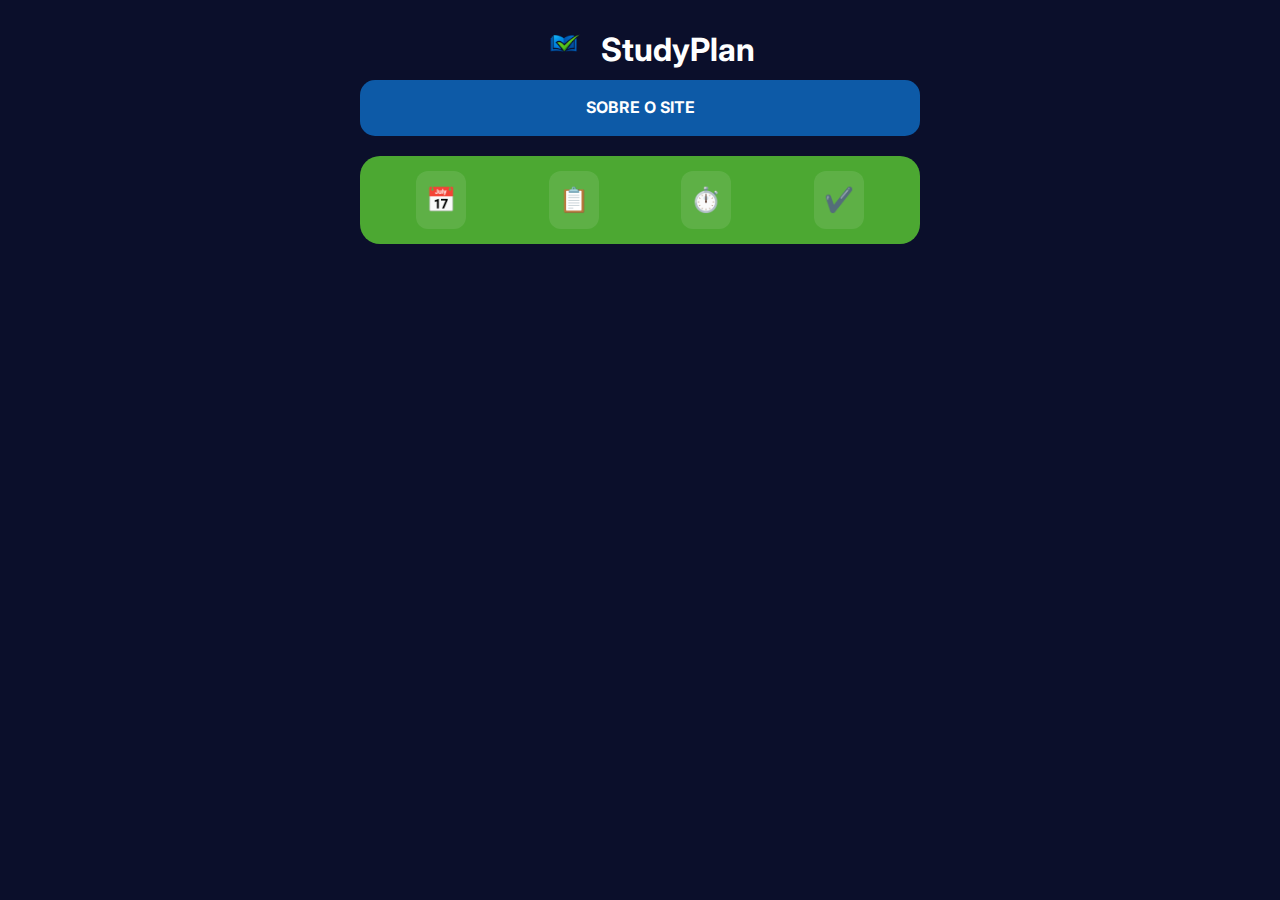
<file: index.html>
<!DOCTYPE html>
<html lang="pt-br">
  <head>
    <meta charset="UTF-8">
    <meta name="viewport" content="width=device-width, initial-scale=1.0">
    <title>StudyPlan | Gestão de Estudos</title>
    <link rel="icon" href="icone.png">
    <link rel="stylesheet" href="style.css">
    <link href="https://fonts.googleapis.com/css2?family=Inter:wght@400;600&display=swap" rel="stylesheet">
  </head>
  <body>
    <div class="container">
      <header class="header">
        <div class="logo">
          <img src="icone.png" alt="StudyPlan Logo">
          <h1>StudyPlan</h1>
        </div>
      </header>

      <section class="cta" id="cta">
        <div class="cta-area">SOBRE O SITE</div>
        <p id="textoSobre" class="texto-sobre">
          O StudyPlan foi criado para ajudar estudantes a organizarem melhor sua rotina, melhorando o foco e a produtividade com ferramentas integradas.
        </p>
      </section>

      <section class="cards">
        <div class="card-icon" title="Planejar" onclick="irPara('planejamento')">📅</div>
        <div class="card-icon" title="Ver Cronograma" onclick="irPara('cronograma')">📋</div>
        <div class="card-icon" title="Foco" onclick="irPara('pomodoro')">⏱️</div>
        <div class="card-icon" title="Metas" onclick="irPara('metas')">✔️</div>
      </section>
</file>
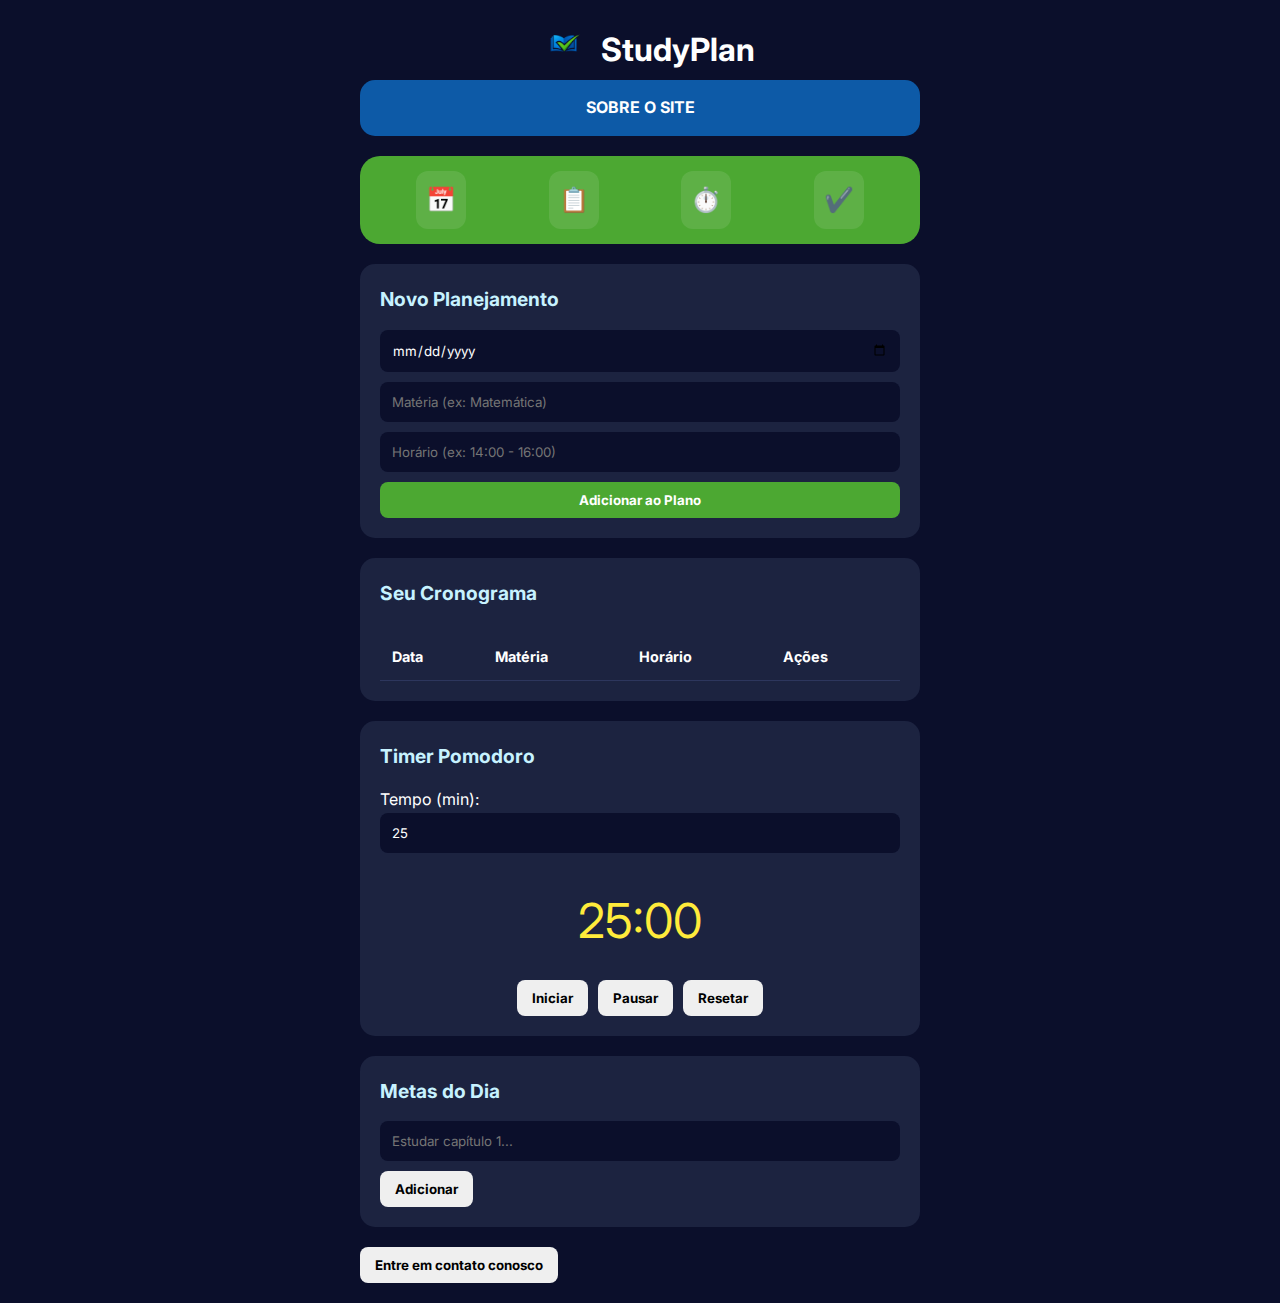
<file: index1.html>
<!DOCTYPE html>
<html lang="pt-br">
  <head>
    <meta charset="UTF-8">
    <meta name="viewport" content="width=device-width, initial-scale=1.0">
    <title>StudyPlan | Gestão de Estudos</title>
    <link rel="icon" href="icone.png">
    <link rel="stylesheet" href="style.css">
    <link href="https://fonts.googleapis.com/css2?family=Inter:wght@400;600&display=swap" rel="stylesheet">
  </head>
  <body>
    <div class="container">
      <header class="header">
        <div class="logo">
          <img src="icone.png" alt="StudyPlan Logo">
          <h1>StudyPlan</h1>
        </div>
      </header>

      <section class="cta" id="cta">
        <div class="cta-area">SOBRE O SITE</div>
        <p id="textoSobre" class="texto-sobre">
          O StudyPlan foi criado para ajudar estudantes a organizarem melhor sua rotina, melhorando o foco e a produtividade com ferramentas integradas.
        </p>
      </section>

      <section class="cards">
        <div class="card-icon" title="Planejar" onclick="irPara('planejamento')">📅</div>
        <div class="card-icon" title="Ver Cronograma" onclick="irPara('cronograma')">📋</div>
        <div class="card-icon" title="Foco" onclick="irPara('pomodoro')">⏱️</div>
        <div class="card-icon" title="Metas" onclick="irPara('metas')">✔️</div>
      </section>

      <main class="dashboard">
        <section id="planejamento" class="card">
          <h2>Novo Planejamento</h2>
          <form id="formStudy" class="plan-form">
            <input type="date" id="dia" required>
            <input type="text" id="materia" placeholder="Matéria (ex: Matemática)" required>
            <input type="text" id="horario" placeholder="Horário (ex: 14:00 - 16:00)" required>
            <button type="submit" class="btn-save">Adicionar ao Plano</button>
          </form>
        </section>

        <section id="cronograma" class="card">
          <h2>Seu Cronograma</h2>
          <div class="table-container">
            <table>
              <thead>
                <tr>
                  <th>Data</th>
                  <th>Matéria</th>
                  <th>Horário</th>
                  <th>Ações</th>
                </tr>
              </thead>
              <tbody id="studyBody">
              </tbody>
            </table>
          </div>
        </section>

        <section id="pomodoro" class="card">
          <h2>Timer Pomodoro</h2>
          <div class="pomodoro-config">
            <label for="tempoPomodoro">Tempo (min):</label>
            <input type="number" id="tempoPomodoro" value="25" min="1" max="120">
          </div>
          <div id="timer">25:00</div>
          <div class="button-group">
            <button onclick="startTimer()" class="btn-start">Iniciar</button>
            <button onclick="pausarTempo()" class="btn-pause">Pausar</button>
            <button onclick="resetTimer()" class="btn-reset">Resetar</button>
          </div>
        </section>

        <section id="metas" class="card">
          <h2>Metas do Dia</h2>
          <div class="input-group">
            <input type="text" id="taskInput" placeholder="Estudar capítulo 1...">
            <button onclick="addTask()">Adicionar</button>
          </div>
          <ul id="taskList"></ul>
        </section>
      </main>

      <footer>
        <div class="footerContact">
          <a href="Criadores_e_feedback/sobre-nos.html"><button>Entre em contato conosco</button></a>
        </div>
      </footer>
    </div>

    <script src="script.js"></script>
  </body>
</html>
</file>
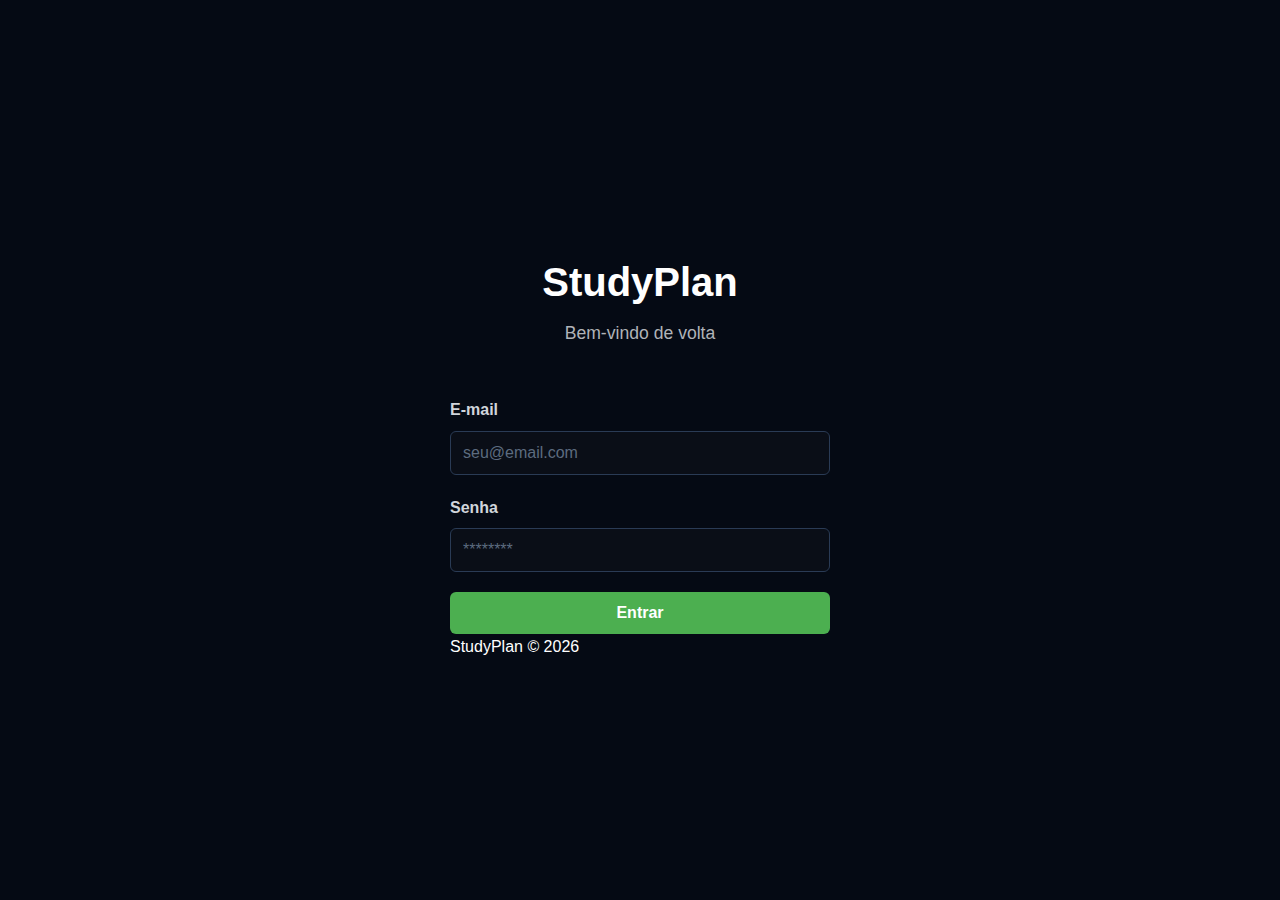
<file: login.html>
<!DOCTYPE html>
<html lang="pt-BR">
<head>
    <meta charset="UTF-8">
    <title>StudyPlan | Login</title>
    <link rel="stylesheet" href="login.css">
</head>
<body>

<div class="login-container">
    <header>
        <h1>StudyPlan</h1>
        <p>Bem-vindo de volta</p>
    </header>

    <main>
        <form id="formLogin">
            <label for="email">E-mail</label>
            <input type="email" id="email" placeholder="seu@email.com" required>

            <label for="password">Senha</label>
            <input type="password" id="password" placeholder="********" required>

            <button type="submit">Entrar</button>
        </form>
        
        <p class="footer-note">StudyPlan © 2026</p>
    </main>
</div>

<script src="login.js"></script>
</body>
</html>
</file>
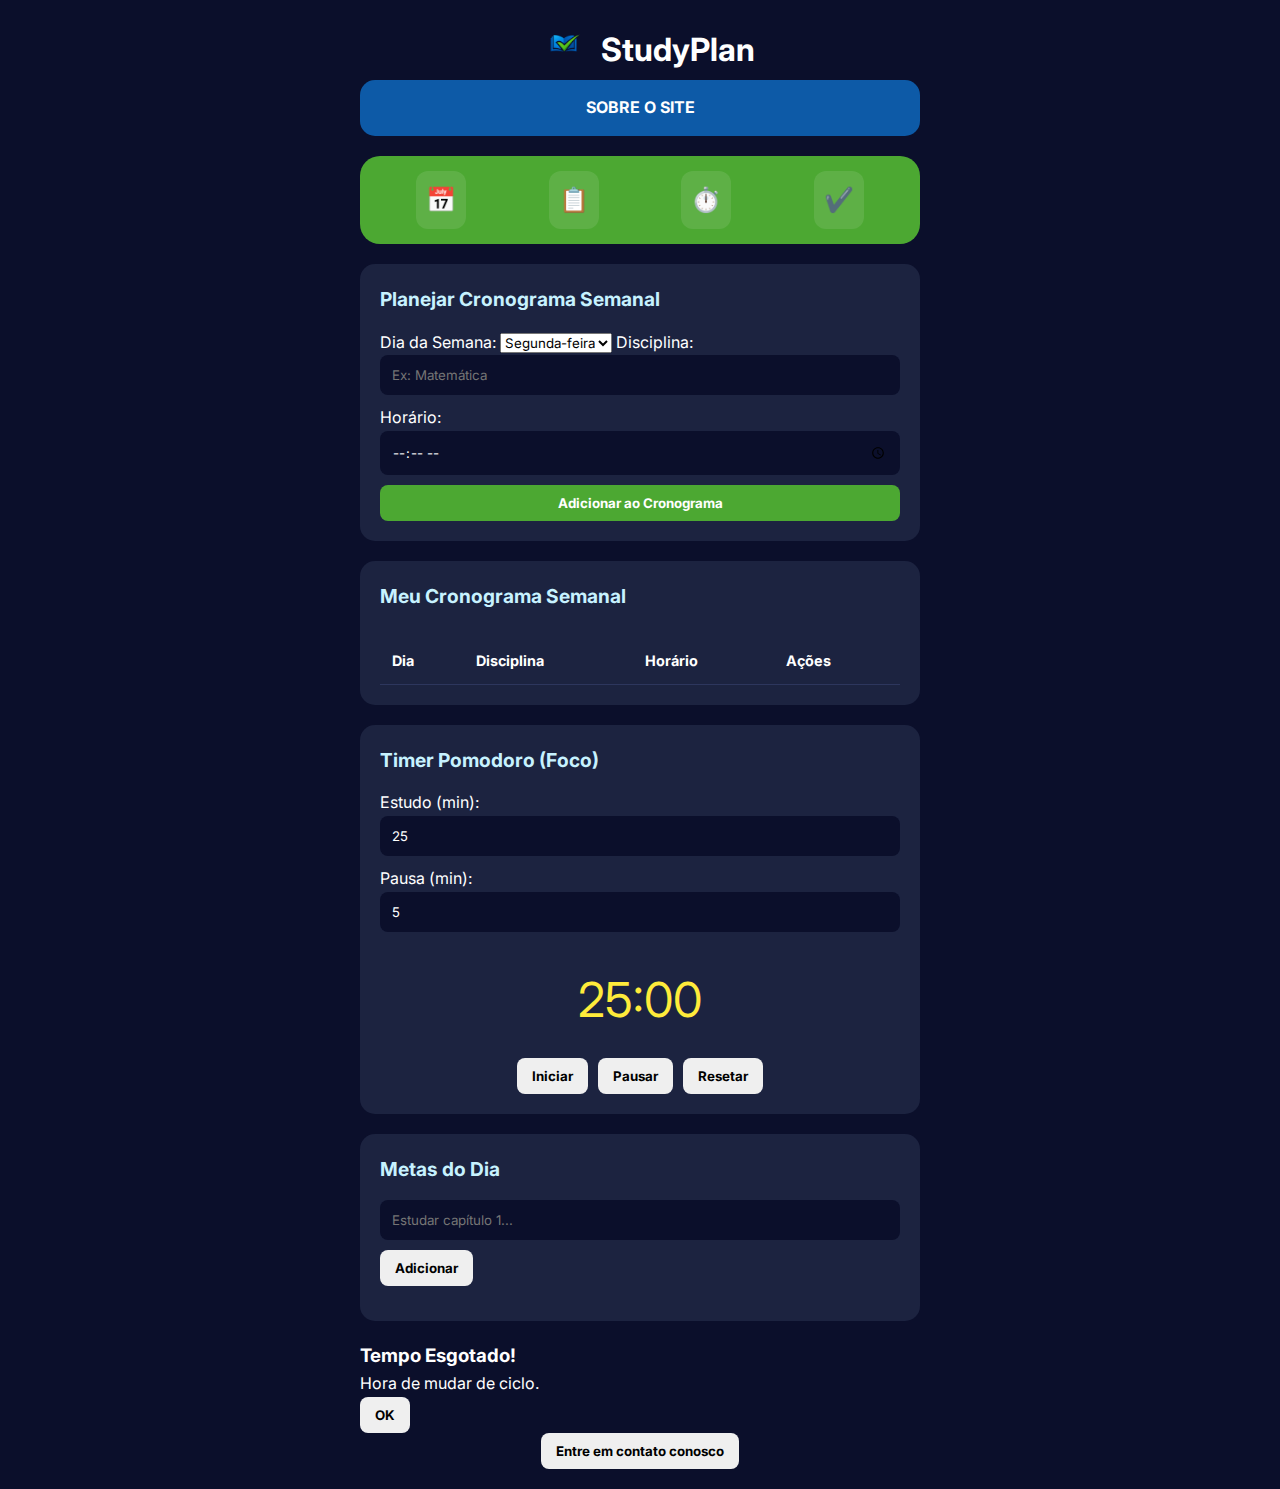
<file: Principal/pagina_principal.html>
<!DOCTYPE html>
<html lang="pt-br">
  <head>
    <meta charset="UTF-8">
    <meta name="viewport" content="width=device-width, initial-scale=1.0">
    <title>StudyPlan | Gestão de Estudos</title>
    <link rel="icon" href="icone.png">
    <link rel="stylesheet" href="style.css">
    <link href="https://fonts.googleapis.com/css2?family=Inter:wght@400;600&display=swap" rel="stylesheet">
  </head>

  <body>
    <div class="container">
      <header class="header">
        <div class="logo">
          <img src="icone.png" alt="StudyPlan Logo">
          <h1>StudyPlan</h1>
        </div>
      </header>

      <section class="cta" id="cta">
        <div class="cta-area">SOBRE O SITE</div>
        <p id="textoSobre" class="texto-sobre">
          O StudyPlan foi criado para ajudar estudantes a organizarem melhor sua rotina, melhorando o foco e a produtividade com ferramentas integradas.
        </p>
      </section>

      <section class="cards">
        <div class="card-icon" title="Planejar" onclick="irPara('planejamento')">📅</div>
        <div class="card-icon" title="Ver Cronograma" onclick="irPara('cronograma')">📋</div>
        <div class="card-icon" title="Foco" onclick="irPara('pomodoro')">⏱️</div>
        <div class="card-icon" title="Metas" onclick="irPara('metas')">✔️</div>
      </section>

      <main class="dashboard">
        <section id="planejamento" class="card">
          <h2>Planejar Cronograma Semanal</h2>
          <form id="formStudy">
            <label for="diaSemana">Dia da Semana:</label>
            <select id="diaSemana" required>
              <option value="Segunda-feira">Segunda-feira</option>
              <option value="Terça-feira">Terça-feira</option>
              <option value="Quarta-feira">Quarta-feira</option>
              <option value="Quinta-feira">Quinta-feira</option>
              <option value="Sexta-feira">Sexta-feira</option>
              <option value="Sábado">Sábado</option>
              <option value="Domingo">Domingo</option>
            </select>

            <label for="materia">Disciplina:</label>
            <input type="text" id="materia" placeholder="Ex: Matemática" required>

            <label for="horario">Horário:</label>
            <input type="time" id="horario" required>

            <button type="submit" class="btn-save">Adicionar ao Cronograma</button>
          </form>
        </section>

        <section id="cronograma" class="card">
          <h2>Meu Cronograma Semanal</h2>
          <div class="table-container">
            <table>
              <thead>
                <tr>
                  <th>Dia</th>
                  <th>Disciplina</th>
                  <th>Horário</th>
                  <th>Ações</th>
                </tr>
              </thead>
              <tbody id="studyBody"></tbody>
            </table>
          </div>
        </section>

        <section id="pomodoro" class="card">
          <h2 id="pomodoroStatus">Timer Pomodoro (Foco)</h2>
          <div class="pomodoro-config">
            <div>
              <label for="tempoPomodoro">Estudo (min):</label>
              <input type="number" id="tempoPomodoro" value="25" min="1">
            </div>
            <div>
              <label for="tempoPausa">Pausa (min):</label>
              <input type="number" id="tempoPausa" value="5" min="1">
            </div>
          </div>
          <div id="timer">25:00</div>
          <div class="button-group">
            <button onclick="startTimer()" class="btn-start">Iniciar</button>
            <button onclick="pausarTempo()" class="btn-pause">Pausar</button>
            <button onclick="resetTimer()" class="btn-reset">Resetar</button>
          </div>
        </section>

        <section id="metas" class="card">
          <h2>Metas do Dia</h2>
          <div class="input-group">
            <input type="text" id="taskInput" placeholder="Estudar capítulo 1...">
            <button onclick="addTask()">Adicionar</button>
          </div>
          <ul id="taskList"></ul>
        </section>
      </main>

      <audio id="audioAlarme" src="Audios/alarme.mp3" preload="auto" loop></audio>

      <div id="pomodoroModal" class="modal-pomodoro">
        <div class="modal-content">
          <h3 id="modalTitulo">Tempo Esgotado!</h3>
          <p id="modalMensagem">Hora de mudar de ciclo.</p>
          <button onclick="fecharModal()" class="btn-start">OK</button>
        </div>
      </div>

      <footer>
        <div class="footerContact">
          <a href="../Criadores_e_feedback/sobre-nos.html"><button>Entre em contato conosco</button></a>
        </div>
      </footer>
    </div>

    <script src="script.js"></script>
  </body>
</html>
</file>
<file: style.css>
* {
  margin: 0;
  padding: 0;
  box-sizing: border-box;
  font-family: 'Inter', sans-serif;
}

body {
  background: #0b0f2b;
  color: white;
  line-height: 1.6;
}

.container {
  max-width: 600px;
  margin: 0 auto;
  padding: 20px;
}

.header img {
  height: 50px;
  margin-bottom: 10px;
}
.logo {
  display: flex;
  justify-content: center;
  align-items: center;
}
.card {
  background: #1c2340;
  padding: 20px;
  border-radius: 15px;
  margin-bottom: 20px;
}

.card h2 {
  margin-bottom: 15px;
  color: #c7f2ff;
  font-size: 1.2rem;
}

.cta-area {
  cursor: pointer;
  padding: 15px;
  background: #0d5aa7;
  border-radius: 15px;
  font-weight: bold;
  text-align: center;
  transition: 0.3s;
}

.texto-sobre {
  display: none;
  background: #1c2340;
  padding: 15px;
  border-radius: 10px;
  margin-top: 10px;
}

.cards {
  background: #4ca832;
  padding: 15px;
  border-radius: 20px;
  display: flex;
  justify-content: space-around;
  margin: 20px 0;
}

.card-icon {
  font-size: 24px;
  cursor: pointer;
  padding: 10px;
  background: rgba(255, 255, 255, 0.1);
  border-radius: 12px;
  transition: 0.3s;
}
.card-icon:hover {
  transform: scale(1.1);
  background: rgba(255, 255, 255, 0.2);
}
.table-container {
  overflow-x: auto;
}

table {
  width: 100%;
  border-collapse: collapse;
  margin-top: 10px;
}

th,
td {
  padding: 12px;
  border-bottom: 1px solid #2d365d;
  text-align: left;
  font-size: 0.9rem;
}

input {
  width: 100%;
  padding: 12px;
  margin-bottom: 10px;
  border-radius: 8px;
  border: none;
  background: #0b0f2b;
  color: white;
}

button {
  padding: 10px 15px;
  border-radius: 8px;
  border: none;
  cursor: pointer;
  font-weight: bold;
  transition: 0.2s;
}

.btn-save {
  background: #4ca832;
  color: white;
  width: 100%;
}

.btn-delete-row {
  background: #ff4c4c;
  color: white;
  padding: 5px 10px;
  font-size: 0.8rem;
}
#planejamento {
  display: flex;
  flex-direction: column;
}
#timer {
  font-size: 3rem;
  text-align: center;
  margin: 20px 0;
  color: #ffeb3b;
}

.button-group {
  display: flex;
  gap: 10px;
  justify-content: center;
}
</file>
<file: login.css>
* {
    margin: 0;
    padding: 0;
    box-sizing: border-box;
}

body {
    min-height: 100vh;
    display: flex;
    align-items: center;
    justify-content: center;
    font-family: Arial, Helvetica, sans-serif;
    background-color: #050a14;
    color: #ffffff;
    line-height: 1.6;
}

header {
    background-color: transparent; 
    color: #ffffff;
    padding: 30px 20px;
    text-align: center;
}

header h1 {
    font-size: 2.5rem;
    font-weight: bold;
}

header p {
    margin-top: 5px;
    font-size: 1.1rem;
    color: #b0b3b8; 
}

main {
    max-width: 500px; 
    margin: 0 auto;
    padding: 20px;
}

.login-section {
    background-color: #111625; 
    padding: 30px;
    border-radius: 10px;
    box-shadow: 0 4px 15px rgba(0, 0, 0, 0.5);
}

.login-section h2 {
    margin-bottom: 20px;
    color: #ffffff;
    text-align: center;
    font-size: 1.5rem;
}

.login-container {
  width: 100%;
  max-width: 420px;
}

form label {
    display: block;
    margin-bottom: 8px;
    font-weight: bold;
    color: #d1d5db;
}

form input {
    width: 100%;
    padding: 12px;
    margin-bottom: 20px;
    background-color: #0a0e17; 
    border: 1px solid #2a3b55; 
    border-radius: 6px;
    color: #ffffff;
    font-size: 1rem;
}

form input::placeholder {
    color: #5c6b7f;
}

form input:focus {
    outline: none;
    border-color: #2c7be5; 
}

button {
    width: 100%;
    background-color: #4caf50; 
    color: white;
    border: none;
    padding: 12px;
    font-size: 1rem;
    font-weight: bold;
    cursor: pointer;
    border-radius: 6px;
    transition: background-color 0.3s;
}

button:hover {
    background-color: #43a047; 
}

footer {
    text-align: center;
    padding: 20px;
    background-color: transparent;
    color: #5c6b7f;
    font-size: 0.9rem;
}

input,
button {
  width: 100%;
}

@media (max-width: 480px) {
  .login-container {
    padding: 20px;
  }

  header h1 {
    font-size: 1.6rem;
  }

  header p {
    font-size: 0.9rem;
  }
}

@media (max-width: 768px) {
  .login-container {
    margin: 0 auto;
  }
}
</file>
<file: Principal/style.css>
* {
  margin: 0;
  padding: 0;
  box-sizing: border-box;
  font-family: 'Inter', sans-serif;
}

body {
  background: #0b0f2b;
  color: white;
  line-height: 1.6;
}

.container {
  max-width: 600px;
  margin: 0 auto;
  padding: 20px;
}

.header img {
  height: 50px;
  margin-bottom: 10px;
}

.logo {
  display: flex;
  justify-content: center;
  align-items: center;
}

.card {
  background: #1c2340;
  padding: 20px;
  border-radius: 15px;
  margin-bottom: 20px;
}

.card h2 {
  margin-bottom: 15px;
  color: #c7f2ff;
  font-size: 1.2rem;
}

.cta-area {
  cursor: pointer;
  padding: 15px;
  background: #0d5aa7;
  border-radius: 15px;
  font-weight: bold;
  text-align: center;
  transition: 0.3s;
}

.texto-sobre {
  display: none;
  background: #1c2340;
  padding: 15px;
  border-radius: 10px;
  margin-top: 10px;
}

.cards {
  background: #4ca832;
  padding: 15px;
  border-radius: 20px;
  display: flex;
  justify-content: space-around;
  margin: 20px 0;
}

.card-icon {
  font-size: 24px;
  cursor: pointer;
  padding: 10px;
  background: rgba(255, 255, 255, 0.1);
  border-radius: 12px;
  transition: 0.3s;
}

.card-icon:hover {
  transform: scale(1.1);
  background: rgba(255, 255, 255, 0.2);
}

.table-container {
  overflow-x: auto;
}

table {
  width: 100%;
  border-collapse: collapse;
  margin-top: 10px;
}

th,
td {
  padding: 12px;
  border-bottom: 1px solid #2d365d;
  text-align: left;
  font-size: 0.9rem;
}

input {
  width: 100%;
  padding: 12px;
  margin-bottom: 10px;
  border-radius: 8px;
  border: none;
  background: #0b0f2b;
  color: white;
}

button {
  padding: 10px 15px;
  border-radius: 8px;
  border: none;
  cursor: pointer;
  font-weight: bold;
  transition: 0.2s;
}

.btn-save {
  background: #4ca832;
  color: white;
  width: 100%;
}

.btn-delete-row {
  background: #ff4c4c;
  color: white;
  padding: 5px 10px;
  font-size: 0.8rem;
}

#planejamento {
  display: flex;
  flex-direction: column;
}

#timer {
  font-size: 3rem;
  text-align: center;
  margin: 20px 0;
  color: #ffeb3b;
}

.button-group {
  display: flex;
  gap: 10px;
  justify-content: center;
}

#taskList {
  list-style: none;
  margin-top: 15px;
}

#taskList li {
  background: #2d365d;
  padding: 10px;
  margin-bottom: 5px;
  border-radius: 5px;
  display: flex;
  justify-content: space-between;
}

.completed {
  text-decoration: line-through;
  opacity: 0.6;
}

footer {
  text-align: center;
}

.footerContact {
  display: flex;
  align-items: center;
  justify-content: center;
}
</file>
